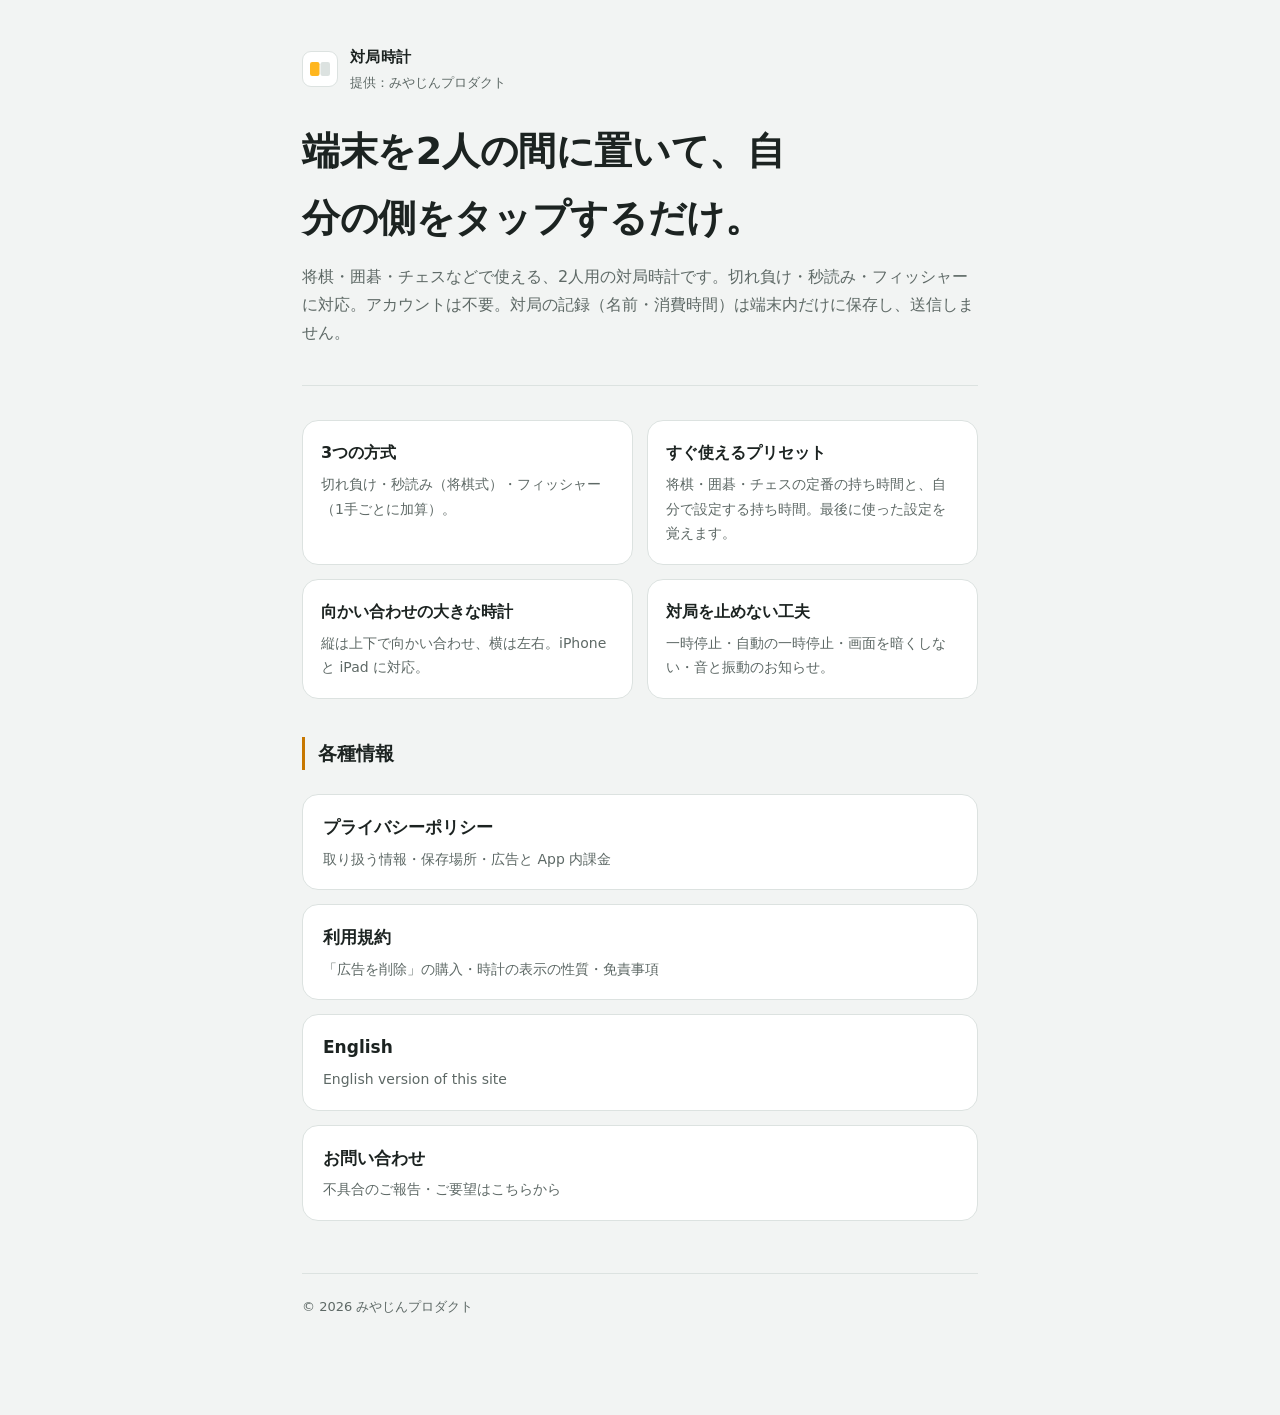
<file: index.html>
<!DOCTYPE html>
<html lang="ja">
<head>
<meta charset="utf-8">
<meta name="viewport" content="width=device-width, initial-scale=1">
<meta name="robots" content="index, follow">
<title>対局時計｜将棋・囲碁・チェスの2人用の対局時計</title>
<link rel="stylesheet" href="style.css">
</head>
<body>
<div class="wrap">
  <header class="site">
    <div class="brand">
      <div class="mark" aria-hidden="true"><svg viewBox="0 0 24 24"><rect class="a" x="2" y="5" width="9.5" height="14" rx="2.2"/><rect class="w" x="12.5" y="5" width="9.5" height="14" rx="2.2"/></svg></div>
      <div>
        <div class="brand-name">対局時計</div>
        <p class="app">提供：みやじんプロダクト</p>
      </div>
    </div>
    <h1>端末を2人の間に置いて、自分の側をタップするだけ。</h1>
    <p class="lead">将棋・囲碁・チェスなどで使える、2人用の対局時計です。切れ負け・秒読み・フィッシャーに対応。アカウントは不要。対局の記録（名前・消費時間）は端末内だけに保存し、送信しません。</p>
  </header>

  <div class="features">
    <div class="feat"><h3>3つの方式</h3><p>切れ負け・秒読み（将棋式）・フィッシャー（1手ごとに加算）。</p></div>
    <div class="feat"><h3>すぐ使えるプリセット</h3><p>将棋・囲碁・チェスの定番の持ち時間と、自分で設定する持ち時間。最後に使った設定を覚えます。</p></div>
    <div class="feat"><h3>向かい合わせの大きな時計</h3><p>縦は上下で向かい合わせ、横は左右。iPhone と iPad に対応。</p></div>
    <div class="feat"><h3>対局を止めない工夫</h3><p>一時停止・自動の一時停止・画面を暗くしない・音と振動のお知らせ。</p></div>
  </div>

  <h2>各種情報</h2>
  <nav class="card-links">
    <a href="privacy.html">
      <div class="t">プライバシーポリシー</div>
      <div class="d">取り扱う情報・保存場所・広告と App 内課金</div>
    </a>
    <a href="terms.html">
      <div class="t">利用規約</div>
      <div class="d">「広告を削除」の購入・時計の表示の性質・免責事項</div>
    </a>
    <a href="en/index.html">
      <div class="t">English</div>
      <div class="d">English version of this site</div>
    </a>
    <a href="https://docs.google.com/forms/d/e/1FAIpQLSerlqKX8OvohAhMS4iuz7njMA0RL0A8FilcvmtY0oL1UKAetw/viewform" target="_blank" rel="noopener">
      <div class="t">お問い合わせ</div>
      <div class="d">不具合のご報告・ご要望はこちらから</div>
    </a>
  </nav>

  <footer class="site">© 2026 みやじんプロダクト</footer>
</div>
</body>
</html>
</file>
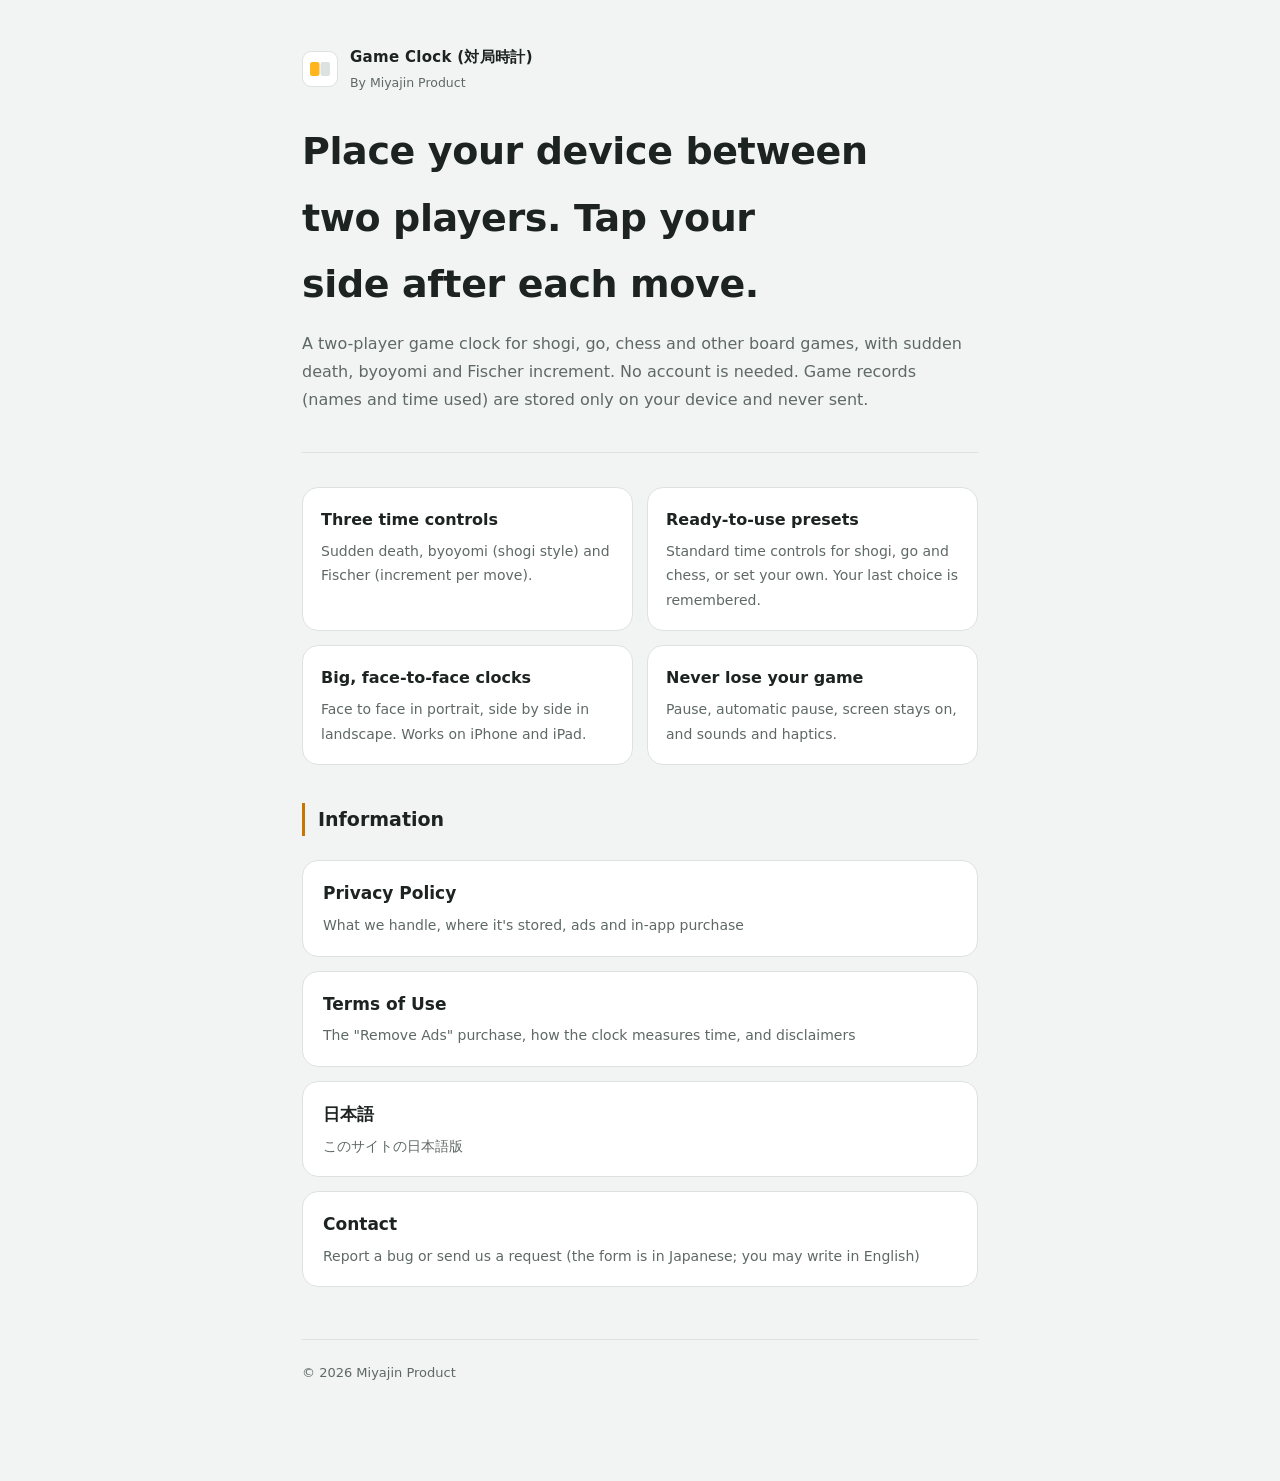
<file: en/index.html>
<!DOCTYPE html>
<html lang="en">
<head>
<meta charset="utf-8">
<meta name="viewport" content="width=device-width, initial-scale=1">
<meta name="robots" content="index, follow">
<title>Game Clock | A two-player clock for shogi, go and chess</title>
<link rel="stylesheet" href="../style.css">
</head>
<body>
<div class="wrap">
  <header class="site">
    <div class="brand">
      <div class="mark" aria-hidden="true"><svg viewBox="0 0 24 24"><rect class="a" x="2" y="5" width="9.5" height="14" rx="2.2"/><rect class="w" x="12.5" y="5" width="9.5" height="14" rx="2.2"/></svg></div>
      <div>
        <div class="brand-name">Game Clock (対局時計)</div>
        <p class="app">By Miyajin Product</p>
      </div>
    </div>
    <h1>Place your device between two players. Tap your side after each move.</h1>
    <p class="lead">A two-player game clock for shogi, go, chess and other board games, with sudden death, byoyomi and Fischer increment. No account is needed. Game records (names and time used) are stored only on your device and never sent.</p>
  </header>

  <div class="features">
    <div class="feat"><h3>Three time controls</h3><p>Sudden death, byoyomi (shogi style) and Fischer (increment per move).</p></div>
    <div class="feat"><h3>Ready-to-use presets</h3><p>Standard time controls for shogi, go and chess, or set your own. Your last choice is remembered.</p></div>
    <div class="feat"><h3>Big, face-to-face clocks</h3><p>Face to face in portrait, side by side in landscape. Works on iPhone and iPad.</p></div>
    <div class="feat"><h3>Never lose your game</h3><p>Pause, automatic pause, screen stays on, and sounds and haptics.</p></div>
  </div>

  <h2>Information</h2>
  <nav class="card-links">
    <a href="privacy.html">
      <div class="t">Privacy Policy</div>
      <div class="d">What we handle, where it's stored, ads and in-app purchase</div>
    </a>
    <a href="terms.html">
      <div class="t">Terms of Use</div>
      <div class="d">The "Remove Ads" purchase, how the clock measures time, and disclaimers</div>
    </a>
    <a href="../index.html">
      <div class="t">日本語</div>
      <div class="d">このサイトの日本語版</div>
    </a>
    <a href="https://docs.google.com/forms/d/e/1FAIpQLSerlqKX8OvohAhMS4iuz7njMA0RL0A8FilcvmtY0oL1UKAetw/viewform" target="_blank" rel="noopener">
      <div class="t">Contact</div>
      <div class="d">Report a bug or send us a request (the form is in Japanese; you may write in English)</div>
    </a>
  </nav>

  <footer class="site">© 2026 Miyajin Product</footer>
</div>
</body>
</html>
</file>
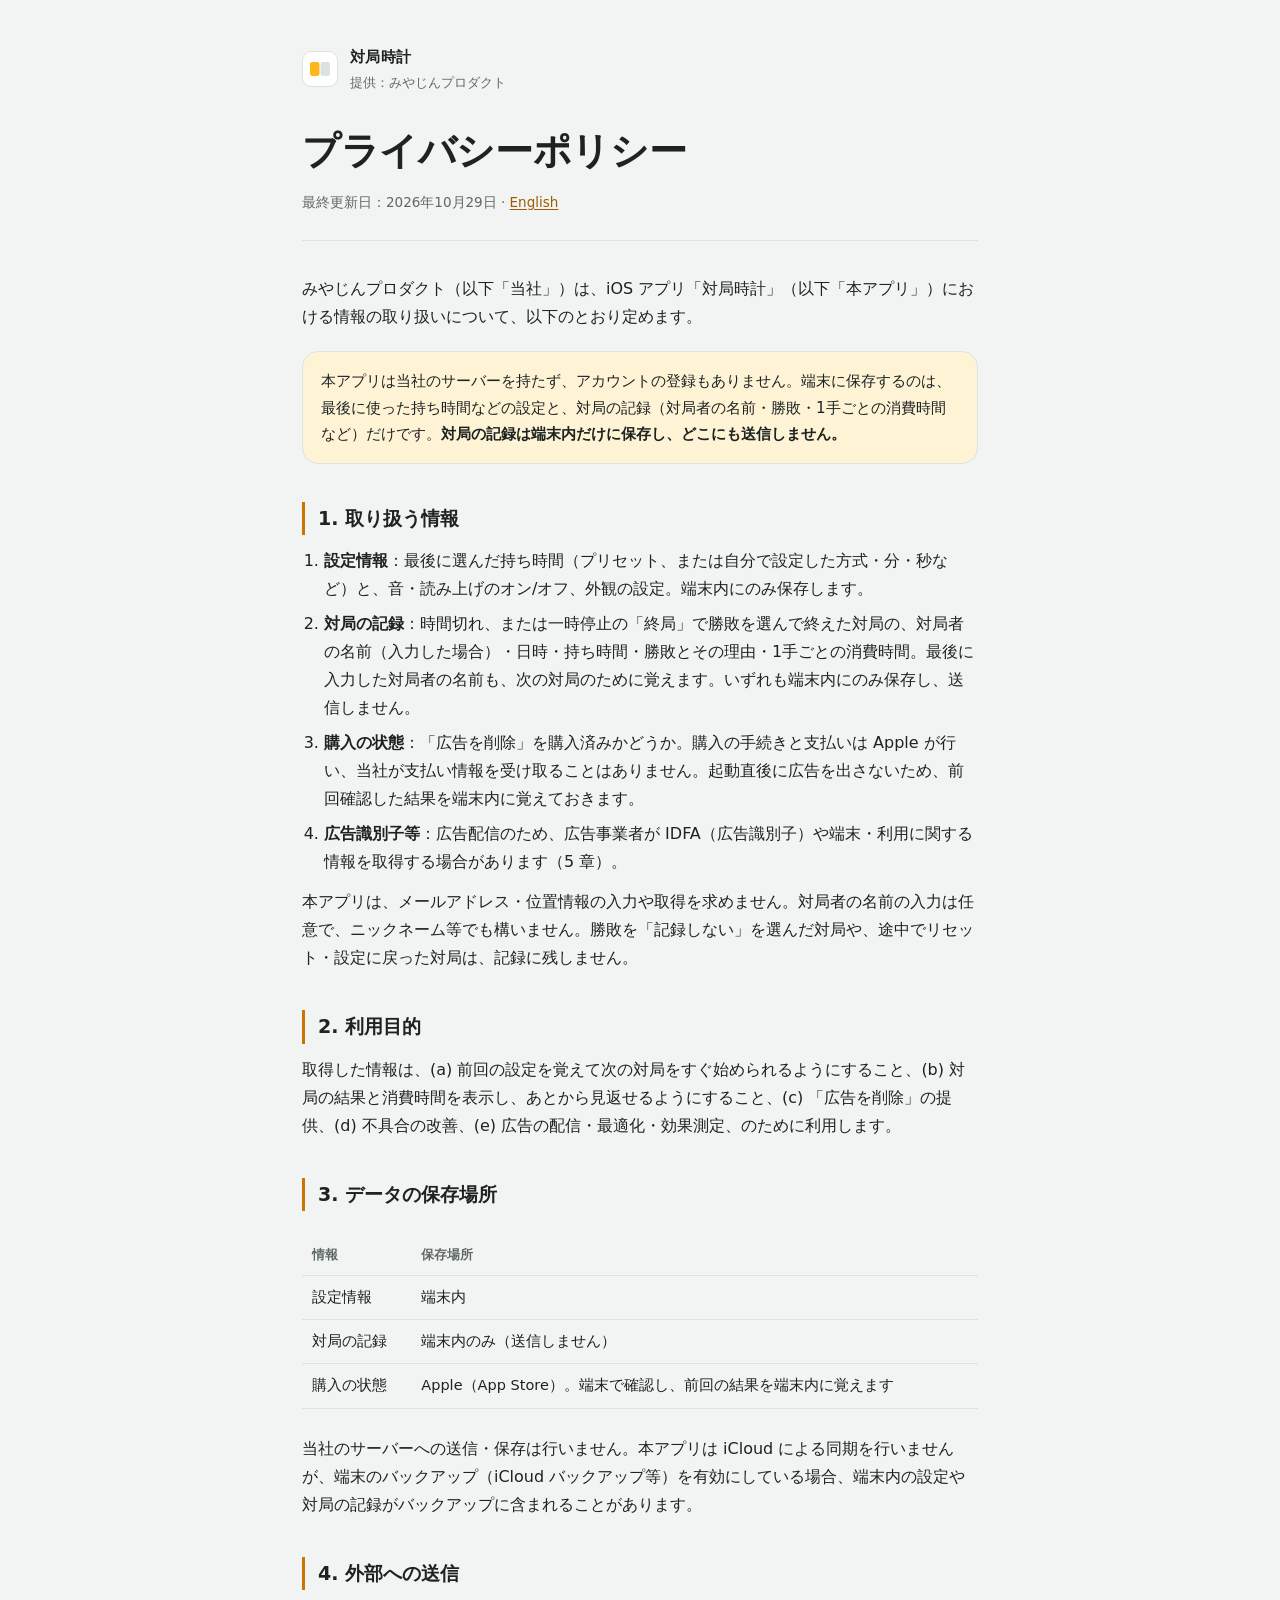
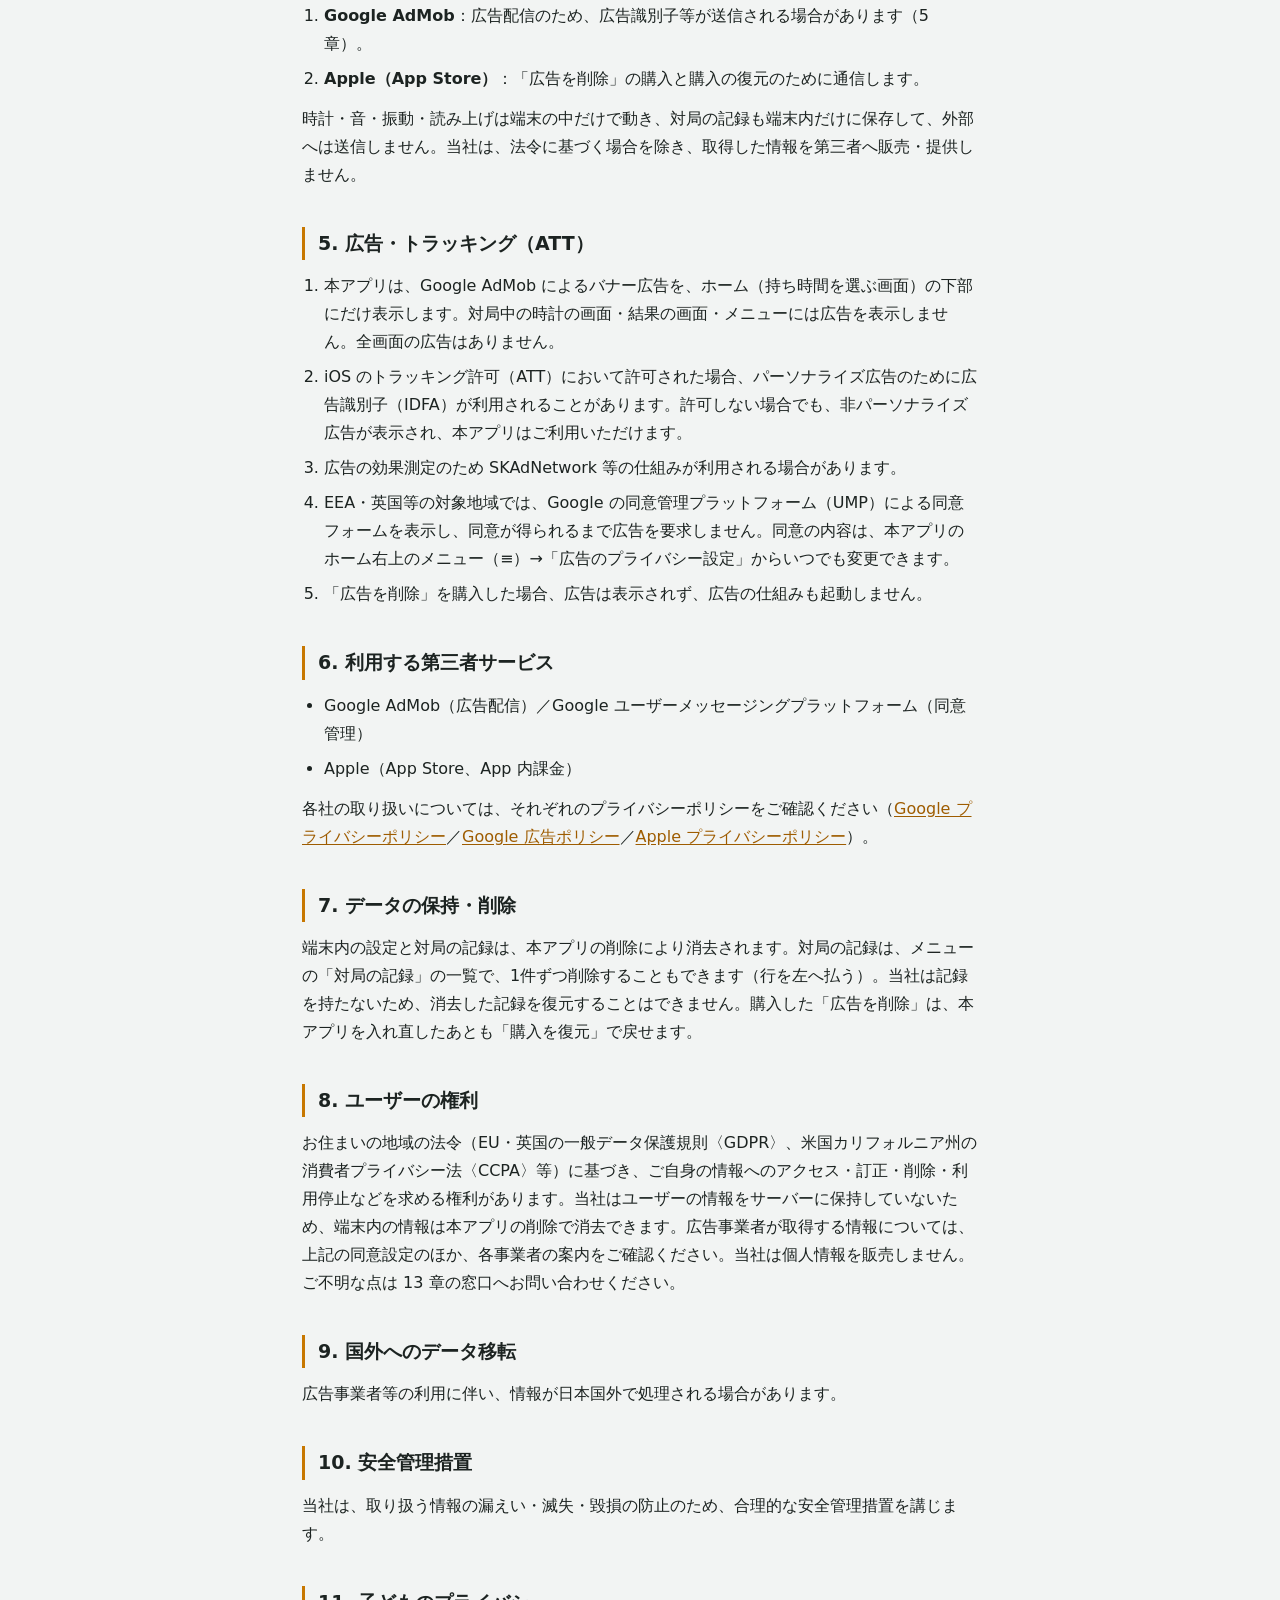
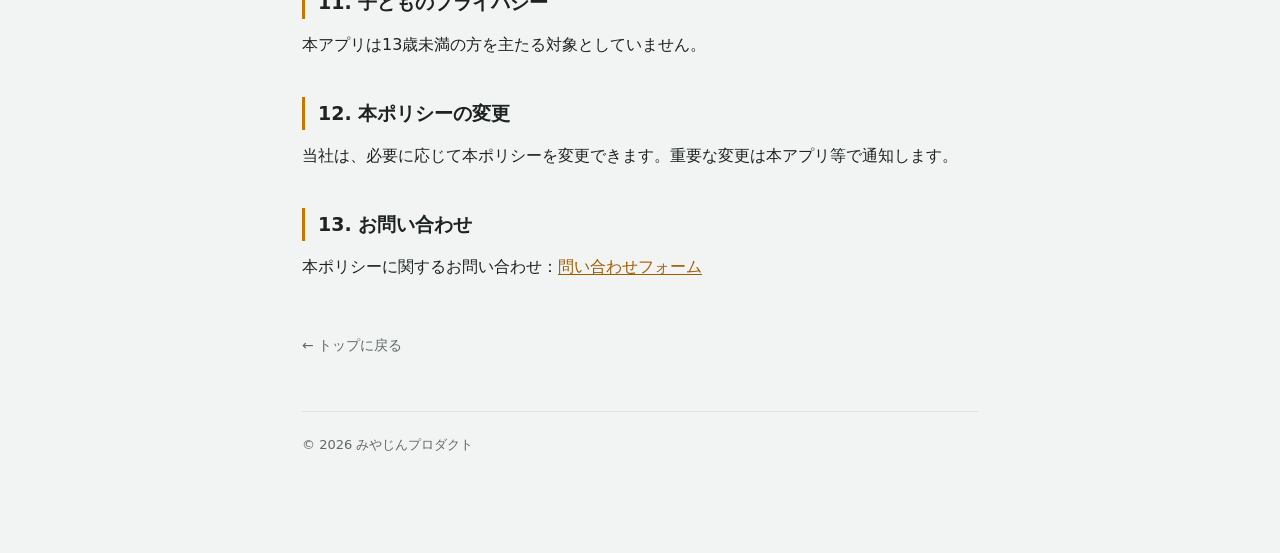
<file: privacy.html>
<!DOCTYPE html>
<html lang="ja">
<head>
<meta charset="utf-8">
<meta name="viewport" content="width=device-width, initial-scale=1">
<title>プライバシーポリシー｜対局時計</title>
<link rel="stylesheet" href="style.css">
</head>
<body>
<div class="wrap">
  <header class="site">
    <div class="brand">
      <div class="mark" aria-hidden="true"><svg viewBox="0 0 24 24"><rect class="a" x="2" y="5" width="9.5" height="14" rx="2.2"/><rect class="w" x="12.5" y="5" width="9.5" height="14" rx="2.2"/></svg></div>
      <div>
        <div class="brand-name">対局時計</div>
        <p class="app">提供：みやじんプロダクト</p>
      </div>
    </div>
    <h1>プライバシーポリシー</h1>
    <p class="updated">最終更新日：2026年10月29日 · <a href="en/privacy.html">English</a></p>
  </header>

  <p>みやじんプロダクト（以下「当社」）は、iOS アプリ「対局時計」（以下「本アプリ」）における情報の取り扱いについて、以下のとおり定めます。</p>

  <div class="note">
    本アプリは当社のサーバーを持たず、アカウントの登録もありません。端末に保存するのは、最後に使った持ち時間などの設定と、対局の記録（対局者の名前・勝敗・1手ごとの消費時間など）だけです。<strong>対局の記録は端末内だけに保存し、どこにも送信しません。</strong>
  </div>

  <h2>1. 取り扱う情報</h2>
  <ol>
    <li><strong>設定情報</strong>：最後に選んだ持ち時間（プリセット、または自分で設定した方式・分・秒など）と、音・読み上げのオン/オフ、外観の設定。端末内にのみ保存します。</li>
    <li><strong>対局の記録</strong>：時間切れ、または一時停止の「終局」で勝敗を選んで終えた対局の、対局者の名前（入力した場合）・日時・持ち時間・勝敗とその理由・1手ごとの消費時間。最後に入力した対局者の名前も、次の対局のために覚えます。いずれも端末内にのみ保存し、送信しません。</li>
    <li><strong>購入の状態</strong>：「広告を削除」を購入済みかどうか。購入の手続きと支払いは Apple が行い、当社が支払い情報を受け取ることはありません。起動直後に広告を出さないため、前回確認した結果を端末内に覚えておきます。</li>
    <li><strong>広告識別子等</strong>：広告配信のため、広告事業者が IDFA（広告識別子）や端末・利用に関する情報を取得する場合があります（5 章）。</li>
  </ol>
  <p>本アプリは、メールアドレス・位置情報の入力や取得を求めません。対局者の名前の入力は任意で、ニックネーム等でも構いません。勝敗を「記録しない」を選んだ対局や、途中でリセット・設定に戻った対局は、記録に残しません。</p>

  <h2>2. 利用目的</h2>
  <p>取得した情報は、(a) 前回の設定を覚えて次の対局をすぐ始められるようにすること、(b) 対局の結果と消費時間を表示し、あとから見返せるようにすること、(c) 「広告を削除」の提供、(d) 不具合の改善、(e) 広告の配信・最適化・効果測定、のために利用します。</p>

  <h2>3. データの保存場所</h2>
  <div class="scroll">
  <table>
    <thead><tr><th>情報</th><th>保存場所</th></tr></thead>
    <tbody>
      <tr><td>設定情報</td><td>端末内</td></tr>
      <tr><td>対局の記録</td><td>端末内のみ（送信しません）</td></tr>
      <tr><td>購入の状態</td><td>Apple（App Store）。端末で確認し、前回の結果を端末内に覚えます</td></tr>
    </tbody>
  </table>
  </div>
  <p>当社のサーバーへの送信・保存は行いません。本アプリは iCloud による同期を行いませんが、端末のバックアップ（iCloud バックアップ等）を有効にしている場合、端末内の設定や対局の記録がバックアップに含まれることがあります。</p>

  <h2>4. 外部への送信</h2>
  <ol>
    <li><strong>Google AdMob</strong>：広告配信のため、広告識別子等が送信される場合があります（5 章）。</li>
    <li><strong>Apple（App Store）</strong>：「広告を削除」の購入と購入の復元のために通信します。</li>
  </ol>
  <p>時計・音・振動・読み上げは端末の中だけで動き、対局の記録も端末内だけに保存して、外部へは送信しません。当社は、法令に基づく場合を除き、取得した情報を第三者へ販売・提供しません。</p>

  <h2>5. 広告・トラッキング（ATT）</h2>
  <ol>
    <li>本アプリは、Google AdMob によるバナー広告を、ホーム（持ち時間を選ぶ画面）の下部にだけ表示します。対局中の時計の画面・結果の画面・メニューには広告を表示しません。全画面の広告はありません。</li>
    <li>iOS のトラッキング許可（ATT）において許可された場合、パーソナライズ広告のために広告識別子（IDFA）が利用されることがあります。許可しない場合でも、非パーソナライズ広告が表示され、本アプリはご利用いただけます。</li>
    <li>広告の効果測定のため SKAdNetwork 等の仕組みが利用される場合があります。</li>
    <li>EEA・英国等の対象地域では、Google の同意管理プラットフォーム（UMP）による同意フォームを表示し、同意が得られるまで広告を要求しません。同意の内容は、本アプリのホーム右上のメニュー（≡）→「広告のプライバシー設定」からいつでも変更できます。</li>
    <li>「広告を削除」を購入した場合、広告は表示されず、広告の仕組みも起動しません。</li>
  </ol>

  <h2>6. 利用する第三者サービス</h2>
  <ul>
    <li>Google AdMob（広告配信）／Google ユーザーメッセージングプラットフォーム（同意管理）</li>
    <li>Apple（App Store、App 内課金）</li>
  </ul>
  <p>各社の取り扱いについては、それぞれのプライバシーポリシーをご確認ください（<a href="https://policies.google.com/privacy" target="_blank" rel="noopener">Google プライバシーポリシー</a>／<a href="https://policies.google.com/technologies/ads" target="_blank" rel="noopener">Google 広告ポリシー</a>／<a href="https://www.apple.com/jp/legal/privacy/" target="_blank" rel="noopener">Apple プライバシーポリシー</a>）。</p>

  <h2>7. データの保持・削除</h2>
  <p>端末内の設定と対局の記録は、本アプリの削除により消去されます。対局の記録は、メニューの「対局の記録」の一覧で、1件ずつ削除することもできます（行を左へ払う）。当社は記録を持たないため、消去した記録を復元することはできません。購入した「広告を削除」は、本アプリを入れ直したあとも「購入を復元」で戻せます。</p>

  <h2>8. ユーザーの権利</h2>
  <p>お住まいの地域の法令（EU・英国の一般データ保護規則〈GDPR〉、米国カリフォルニア州の消費者プライバシー法〈CCPA〉等）に基づき、ご自身の情報へのアクセス・訂正・削除・利用停止などを求める権利があります。当社はユーザーの情報をサーバーに保持していないため、端末内の情報は本アプリの削除で消去できます。広告事業者が取得する情報については、上記の同意設定のほか、各事業者の案内をご確認ください。当社は個人情報を販売しません。ご不明な点は 13 章の窓口へお問い合わせください。</p>

  <h2>9. 国外へのデータ移転</h2>
  <p>広告事業者等の利用に伴い、情報が日本国外で処理される場合があります。</p>

  <h2>10. 安全管理措置</h2>
  <p>当社は、取り扱う情報の漏えい・滅失・毀損の防止のため、合理的な安全管理措置を講じます。</p>

  <h2>11. 子どものプライバシー</h2>
  <p>本アプリは13歳未満の方を主たる対象としていません。</p>

  <h2>12. 本ポリシーの変更</h2>
  <p>当社は、必要に応じて本ポリシーを変更できます。重要な変更は本アプリ等で通知します。</p>

  <h2>13. お問い合わせ</h2>
  <p>本ポリシーに関するお問い合わせ：<a href="https://docs.google.com/forms/d/e/1FAIpQLSerlqKX8OvohAhMS4iuz7njMA0RL0A8FilcvmtY0oL1UKAetw/viewform" target="_blank" rel="noopener">問い合わせフォーム</a></p>

  <a class="back" href="index.html">← トップに戻る</a>

  <footer class="site">© 2026 みやじんプロダクト</footer>
</div>
</body>
</html>
</file>
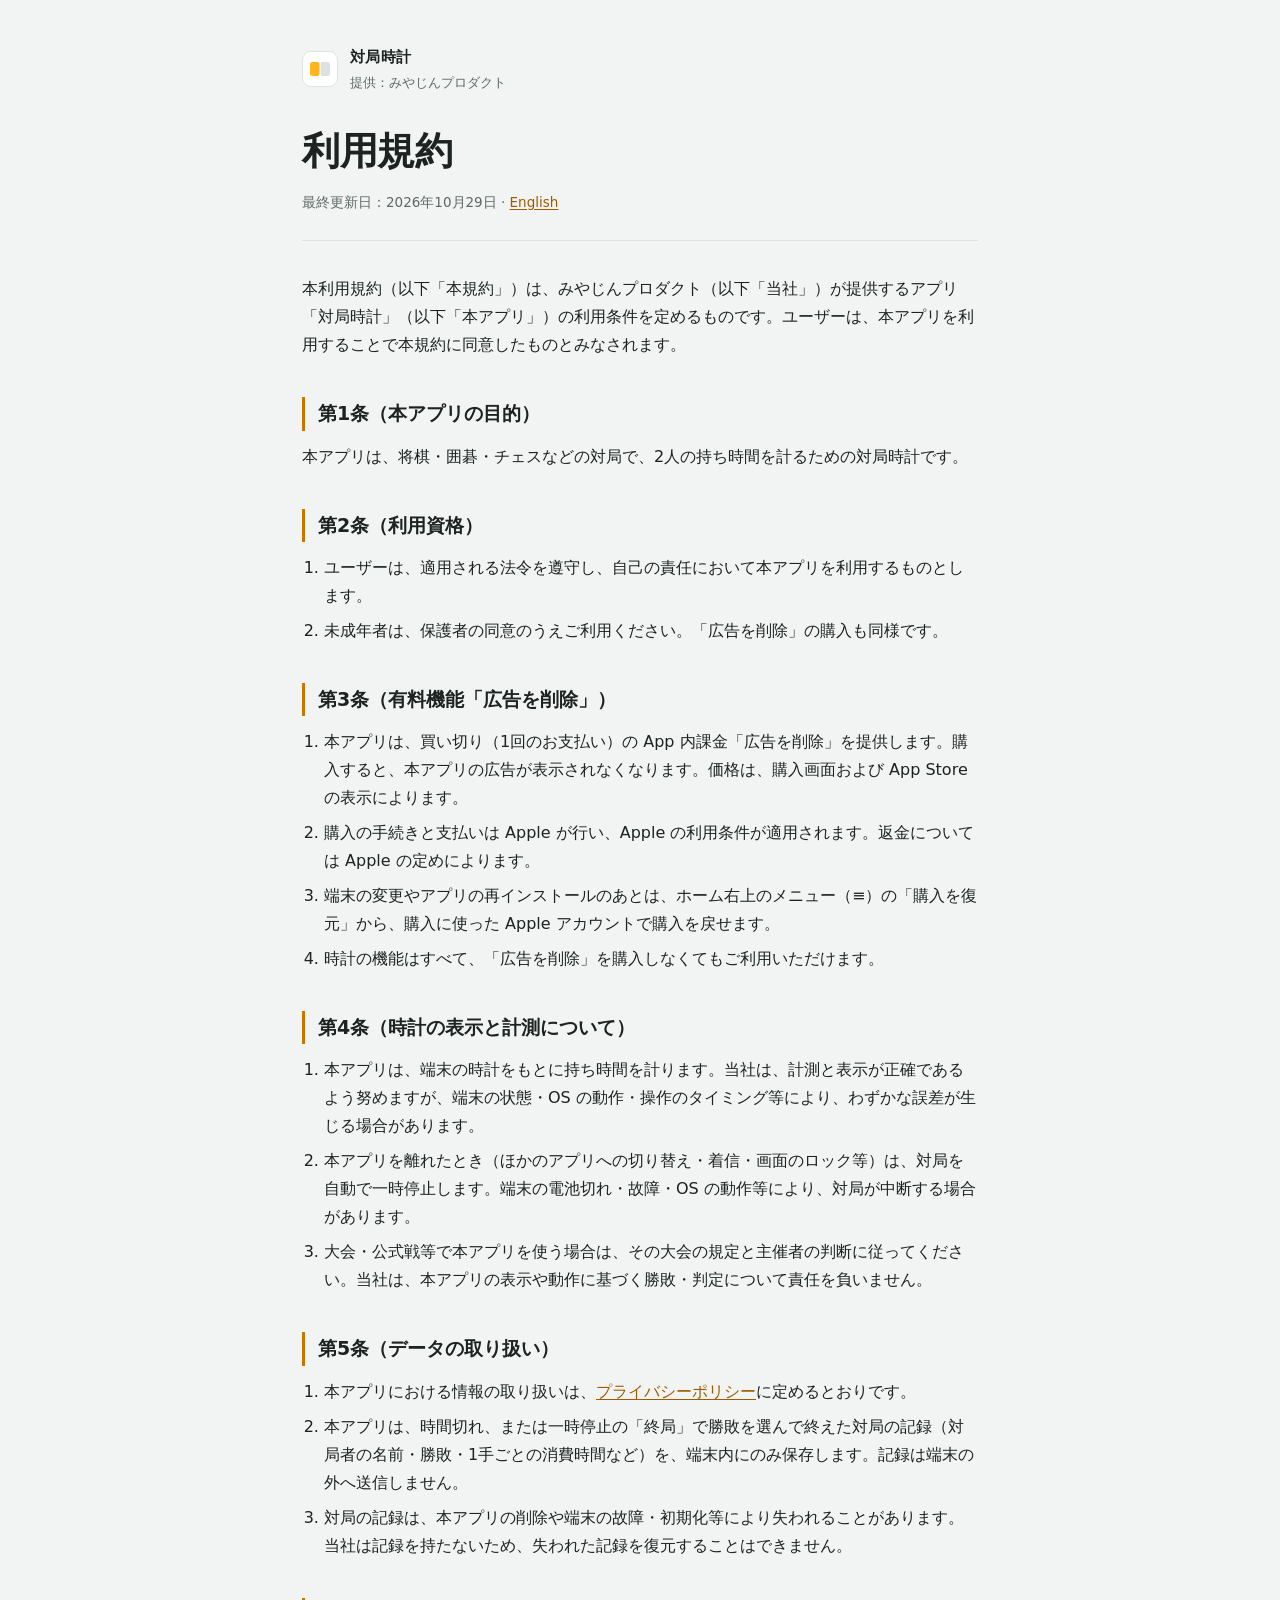
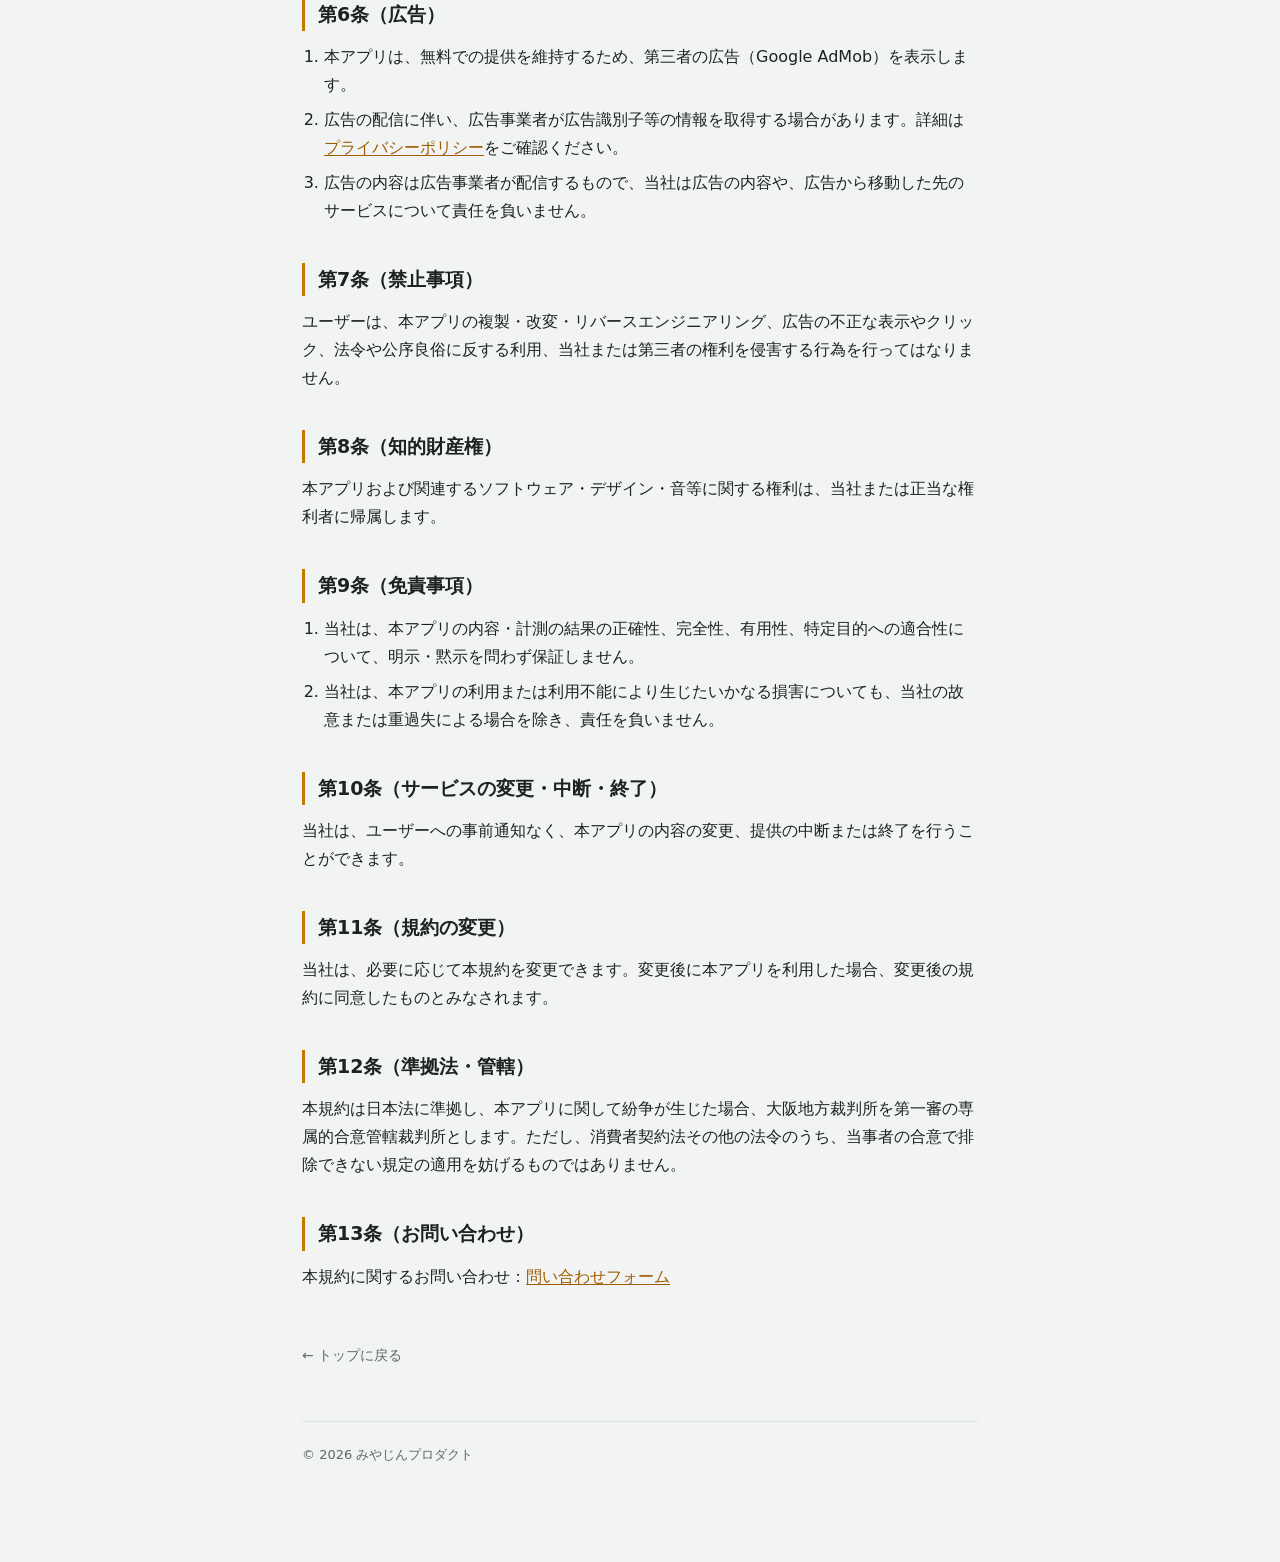
<file: terms.html>
<!DOCTYPE html>
<html lang="ja">
<head>
<meta charset="utf-8">
<meta name="viewport" content="width=device-width, initial-scale=1">
<title>利用規約｜対局時計</title>
<link rel="stylesheet" href="style.css">
</head>
<body>
<div class="wrap">
  <header class="site">
    <div class="brand">
      <div class="mark" aria-hidden="true"><svg viewBox="0 0 24 24"><rect class="a" x="2" y="5" width="9.5" height="14" rx="2.2"/><rect class="w" x="12.5" y="5" width="9.5" height="14" rx="2.2"/></svg></div>
      <div>
        <div class="brand-name">対局時計</div>
        <p class="app">提供：みやじんプロダクト</p>
      </div>
    </div>
    <h1>利用規約</h1>
    <p class="updated">最終更新日：2026年10月29日 · <a href="en/terms.html">English</a></p>
  </header>

  <p>本利用規約（以下「本規約」）は、みやじんプロダクト（以下「当社」）が提供するアプリ「対局時計」（以下「本アプリ」）の利用条件を定めるものです。ユーザーは、本アプリを利用することで本規約に同意したものとみなされます。</p>

  <h2>第1条（本アプリの目的）</h2>
  <p>本アプリは、将棋・囲碁・チェスなどの対局で、2人の持ち時間を計るための対局時計です。</p>

  <h2>第2条（利用資格）</h2>
  <ol>
    <li>ユーザーは、適用される法令を遵守し、自己の責任において本アプリを利用するものとします。</li>
    <li>未成年者は、保護者の同意のうえご利用ください。「広告を削除」の購入も同様です。</li>
  </ol>

  <h2>第3条（有料機能「広告を削除」）</h2>
  <ol>
    <li>本アプリは、買い切り（1回のお支払い）の App 内課金「広告を削除」を提供します。購入すると、本アプリの広告が表示されなくなります。価格は、購入画面および App Store の表示によります。</li>
    <li>購入の手続きと支払いは Apple が行い、Apple の利用条件が適用されます。返金については Apple の定めによります。</li>
    <li>端末の変更やアプリの再インストールのあとは、ホーム右上のメニュー（≡）の「購入を復元」から、購入に使った Apple アカウントで購入を戻せます。</li>
    <li>時計の機能はすべて、「広告を削除」を購入しなくてもご利用いただけます。</li>
  </ol>

  <h2>第4条（時計の表示と計測について）</h2>
  <ol>
    <li>本アプリは、端末の時計をもとに持ち時間を計ります。当社は、計測と表示が正確であるよう努めますが、端末の状態・OS の動作・操作のタイミング等により、わずかな誤差が生じる場合があります。</li>
    <li>本アプリを離れたとき（ほかのアプリへの切り替え・着信・画面のロック等）は、対局を自動で一時停止します。端末の電池切れ・故障・OS の動作等により、対局が中断する場合があります。</li>
    <li>大会・公式戦等で本アプリを使う場合は、その大会の規定と主催者の判断に従ってください。当社は、本アプリの表示や動作に基づく勝敗・判定について責任を負いません。</li>
  </ol>

  <h2>第5条（データの取り扱い）</h2>
  <ol>
    <li>本アプリにおける情報の取り扱いは、<a href="privacy.html">プライバシーポリシー</a>に定めるとおりです。</li>
    <li>本アプリは、時間切れ、または一時停止の「終局」で勝敗を選んで終えた対局の記録（対局者の名前・勝敗・1手ごとの消費時間など）を、端末内にのみ保存します。記録は端末の外へ送信しません。</li>
    <li>対局の記録は、本アプリの削除や端末の故障・初期化等により失われることがあります。当社は記録を持たないため、失われた記録を復元することはできません。</li>
  </ol>

  <h2>第6条（広告）</h2>
  <ol>
    <li>本アプリは、無料での提供を維持するため、第三者の広告（Google AdMob）を表示します。</li>
    <li>広告の配信に伴い、広告事業者が広告識別子等の情報を取得する場合があります。詳細は<a href="privacy.html">プライバシーポリシー</a>をご確認ください。</li>
    <li>広告の内容は広告事業者が配信するもので、当社は広告の内容や、広告から移動した先のサービスについて責任を負いません。</li>
  </ol>

  <h2>第7条（禁止事項）</h2>
  <p>ユーザーは、本アプリの複製・改変・リバースエンジニアリング、広告の不正な表示やクリック、法令や公序良俗に反する利用、当社または第三者の権利を侵害する行為を行ってはなりません。</p>

  <h2>第8条（知的財産権）</h2>
  <p>本アプリおよび関連するソフトウェア・デザイン・音等に関する権利は、当社または正当な権利者に帰属します。</p>

  <h2>第9条（免責事項）</h2>
  <ol>
    <li>当社は、本アプリの内容・計測の結果の正確性、完全性、有用性、特定目的への適合性について、明示・黙示を問わず保証しません。</li>
    <li>当社は、本アプリの利用または利用不能により生じたいかなる損害についても、当社の故意または重過失による場合を除き、責任を負いません。</li>
  </ol>

  <h2>第10条（サービスの変更・中断・終了）</h2>
  <p>当社は、ユーザーへの事前通知なく、本アプリの内容の変更、提供の中断または終了を行うことができます。</p>

  <h2>第11条（規約の変更）</h2>
  <p>当社は、必要に応じて本規約を変更できます。変更後に本アプリを利用した場合、変更後の規約に同意したものとみなされます。</p>

  <h2>第12条（準拠法・管轄）</h2>
  <p>本規約は日本法に準拠し、本アプリに関して紛争が生じた場合、大阪地方裁判所を第一審の専属的合意管轄裁判所とします。ただし、消費者契約法その他の法令のうち、当事者の合意で排除できない規定の適用を妨げるものではありません。</p>

  <h2>第13条（お問い合わせ）</h2>
  <p>本規約に関するお問い合わせ：<a href="https://docs.google.com/forms/d/e/1FAIpQLSerlqKX8OvohAhMS4iuz7njMA0RL0A8FilcvmtY0oL1UKAetw/viewform" target="_blank" rel="noopener">問い合わせフォーム</a></p>

  <a class="back" href="index.html">← トップに戻る</a>

  <footer class="site">© 2026 みやじんプロダクト</footer>
</div>
</body>
</html>
</file>
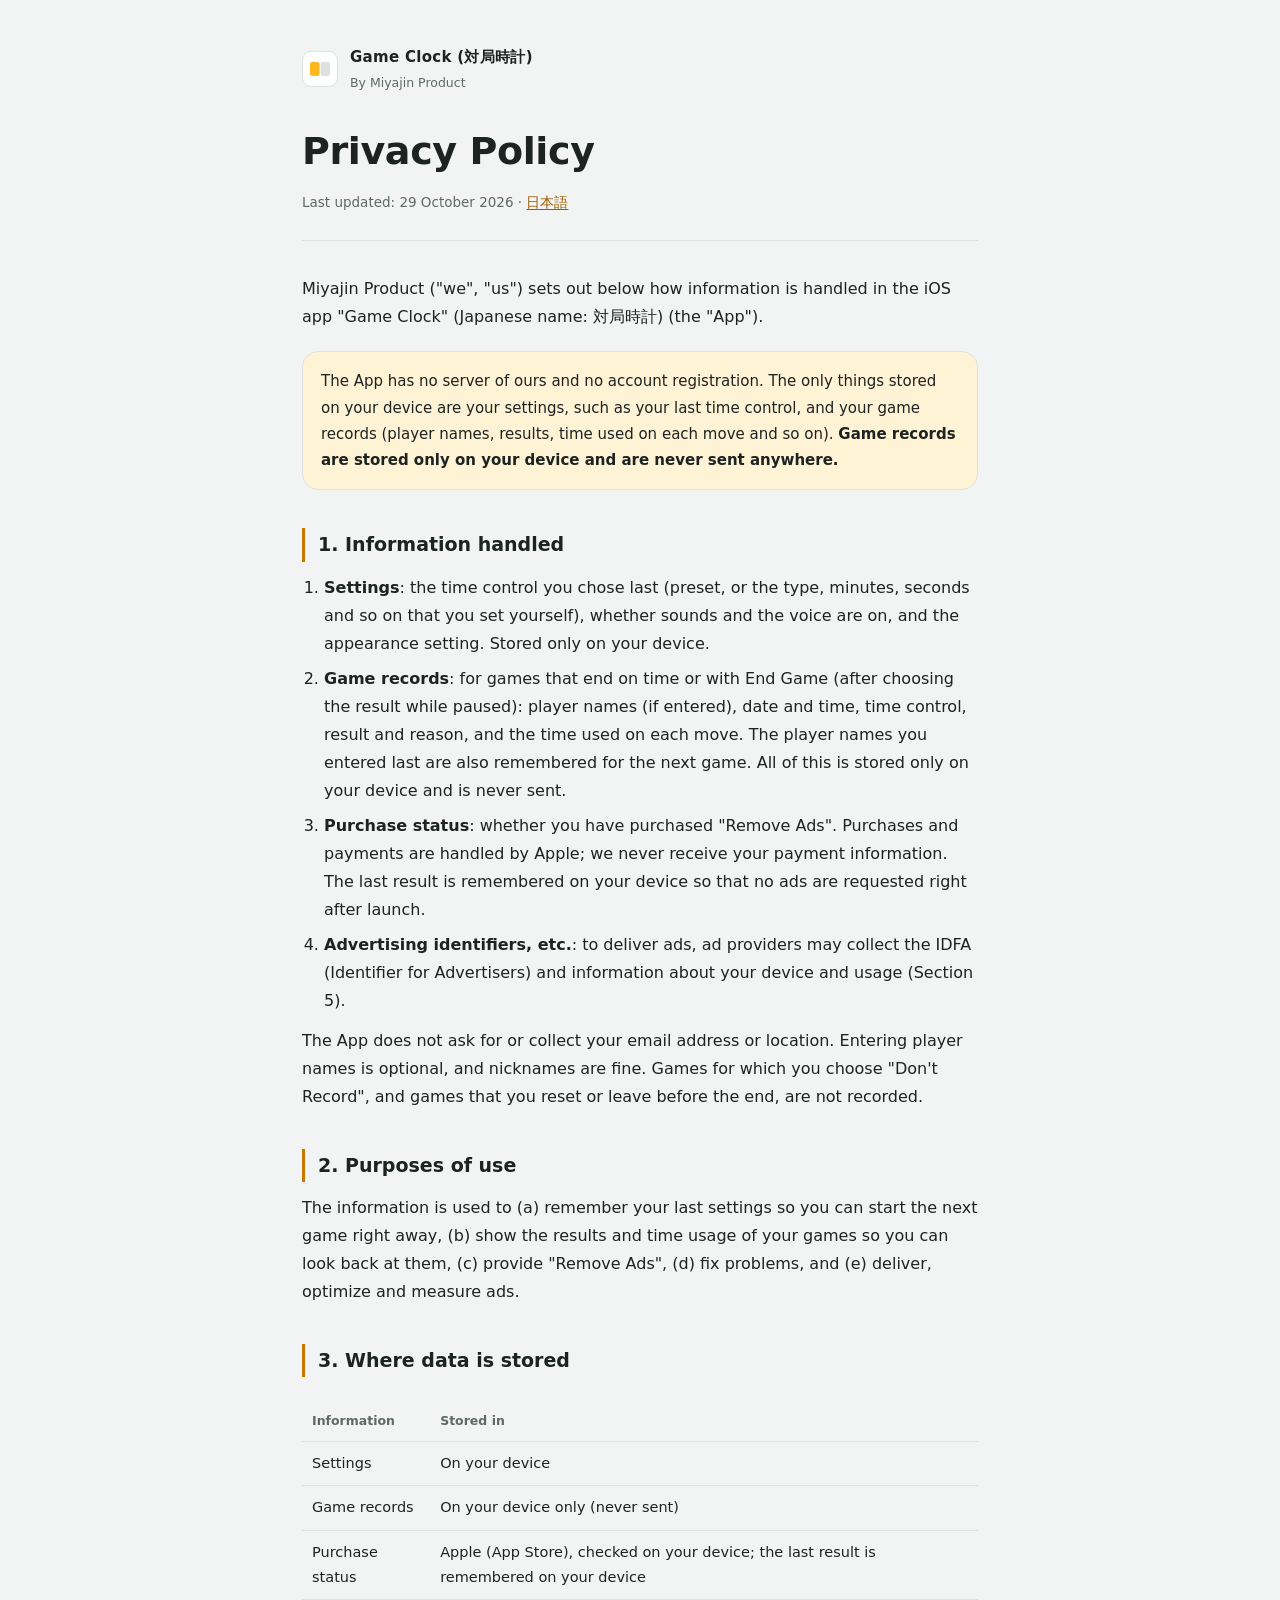
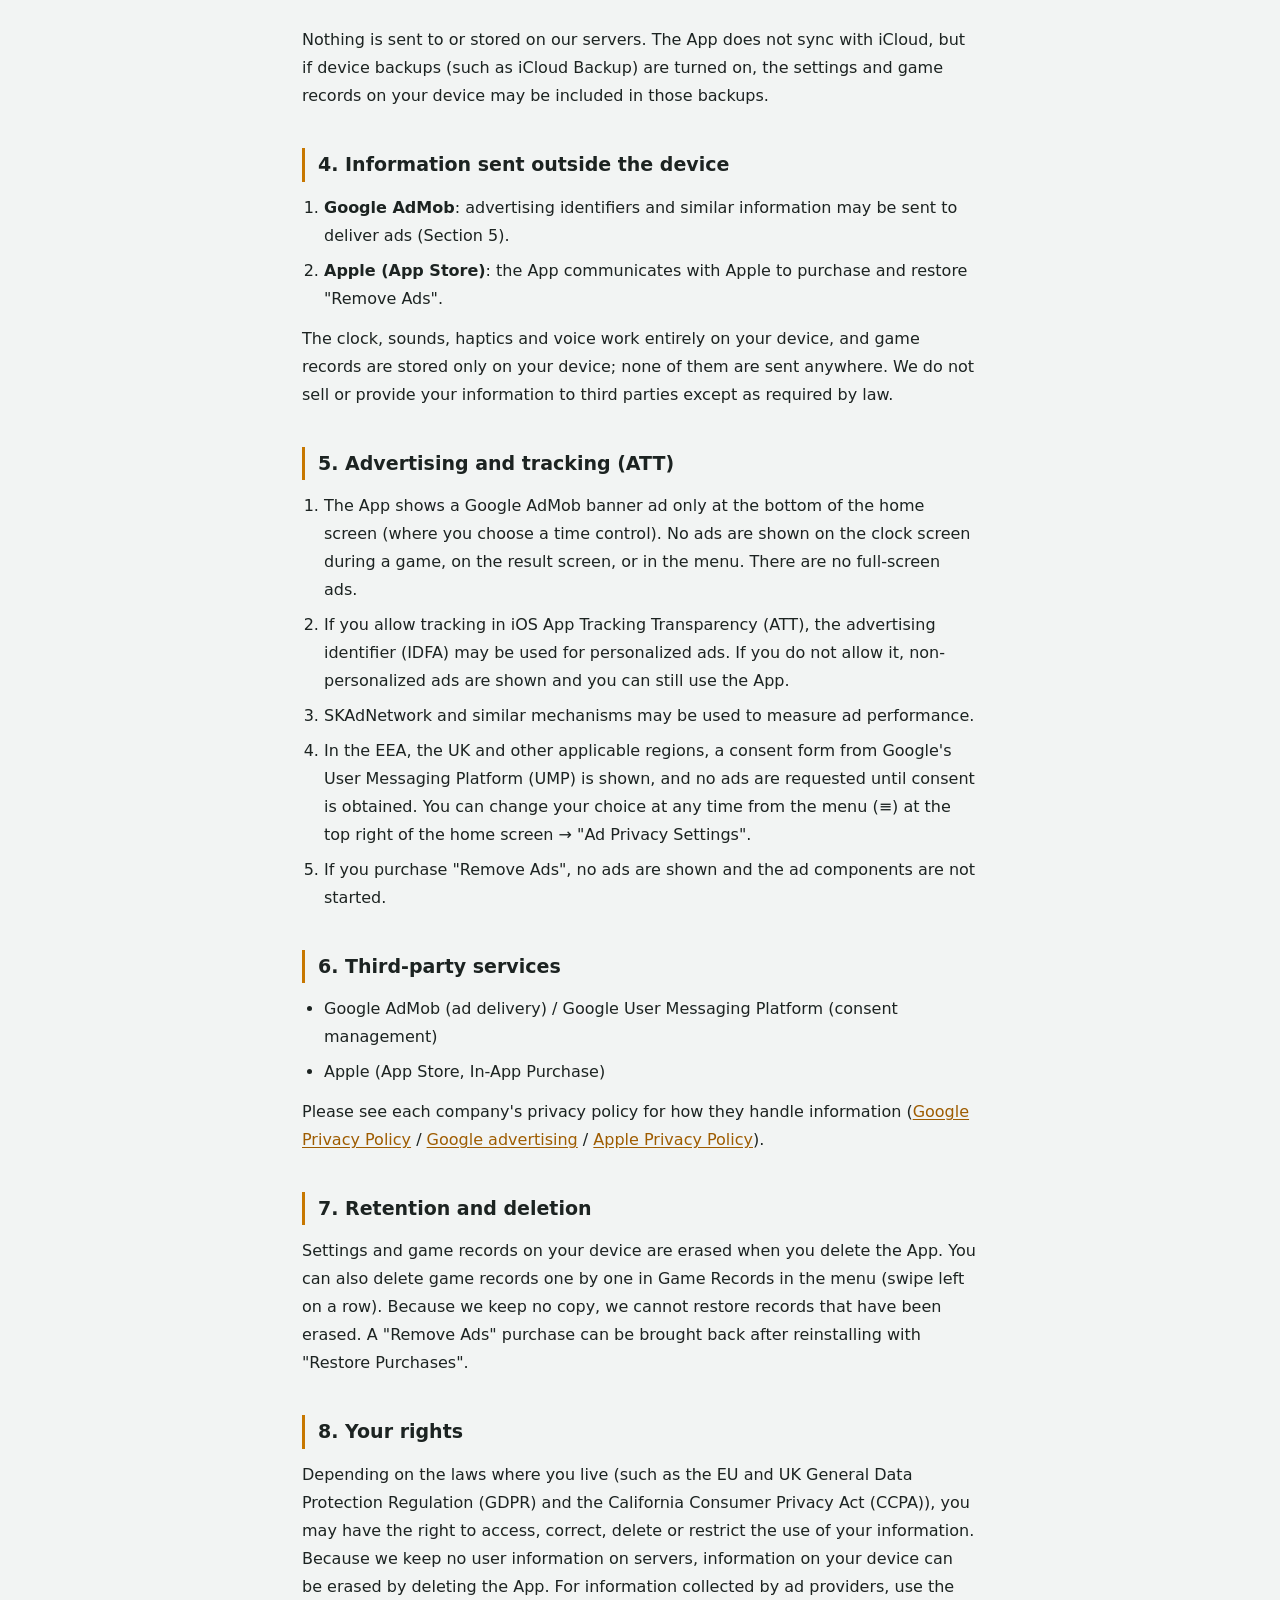
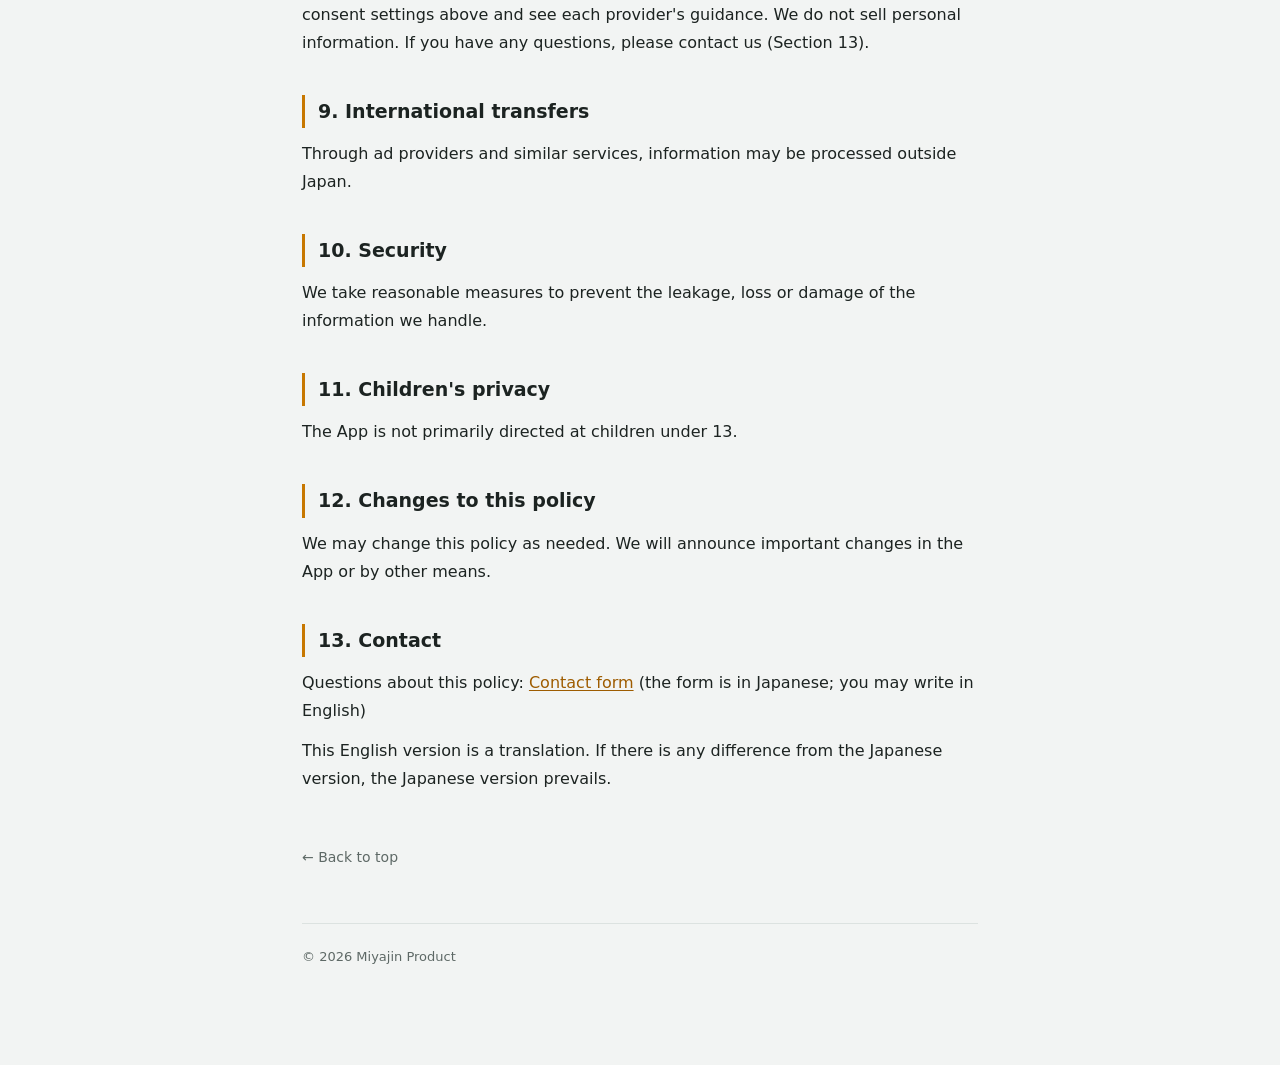
<file: en/privacy.html>
<!DOCTYPE html>
<html lang="en">
<head>
<meta charset="utf-8">
<meta name="viewport" content="width=device-width, initial-scale=1">
<title>Privacy Policy | Game Clock</title>
<link rel="stylesheet" href="../style.css">
</head>
<body>
<div class="wrap">
  <header class="site">
    <div class="brand">
      <div class="mark" aria-hidden="true"><svg viewBox="0 0 24 24"><rect class="a" x="2" y="5" width="9.5" height="14" rx="2.2"/><rect class="w" x="12.5" y="5" width="9.5" height="14" rx="2.2"/></svg></div>
      <div>
        <div class="brand-name">Game Clock (対局時計)</div>
        <p class="app">By Miyajin Product</p>
      </div>
    </div>
    <h1>Privacy Policy</h1>
    <p class="updated">Last updated: 29 October 2026 · <a href="../privacy.html">日本語</a></p>
  </header>

  <p>Miyajin Product ("we", "us") sets out below how information is handled in the iOS app "Game Clock" (Japanese name: 対局時計) (the "App").</p>

  <div class="note">
    The App has no server of ours and no account registration. The only things stored on your device are your settings, such as your last time control, and your game records (player names, results, time used on each move and so on). <strong>Game records are stored only on your device and are never sent anywhere.</strong>
  </div>

  <h2>1. Information handled</h2>
  <ol>
    <li><strong>Settings</strong>: the time control you chose last (preset, or the type, minutes, seconds and so on that you set yourself), whether sounds and the voice are on, and the appearance setting. Stored only on your device.</li>
    <li><strong>Game records</strong>: for games that end on time or with End Game (after choosing the result while paused): player names (if entered), date and time, time control, result and reason, and the time used on each move. The player names you entered last are also remembered for the next game. All of this is stored only on your device and is never sent.</li>
    <li><strong>Purchase status</strong>: whether you have purchased "Remove Ads". Purchases and payments are handled by Apple; we never receive your payment information. The last result is remembered on your device so that no ads are requested right after launch.</li>
    <li><strong>Advertising identifiers, etc.</strong>: to deliver ads, ad providers may collect the IDFA (Identifier for Advertisers) and information about your device and usage (Section 5).</li>
  </ol>
  <p>The App does not ask for or collect your email address or location. Entering player names is optional, and nicknames are fine. Games for which you choose "Don't Record", and games that you reset or leave before the end, are not recorded.</p>

  <h2>2. Purposes of use</h2>
  <p>The information is used to (a) remember your last settings so you can start the next game right away, (b) show the results and time usage of your games so you can look back at them, (c) provide "Remove Ads", (d) fix problems, and (e) deliver, optimize and measure ads.</p>

  <h2>3. Where data is stored</h2>
  <div class="scroll">
  <table>
    <thead><tr><th>Information</th><th>Stored in</th></tr></thead>
    <tbody>
      <tr><td>Settings</td><td>On your device</td></tr>
      <tr><td>Game records</td><td>On your device only (never sent)</td></tr>
      <tr><td>Purchase status</td><td>Apple (App Store), checked on your device; the last result is remembered on your device</td></tr>
    </tbody>
  </table>
  </div>
  <p>Nothing is sent to or stored on our servers. The App does not sync with iCloud, but if device backups (such as iCloud Backup) are turned on, the settings and game records on your device may be included in those backups.</p>

  <h2>4. Information sent outside the device</h2>
  <ol>
    <li><strong>Google AdMob</strong>: advertising identifiers and similar information may be sent to deliver ads (Section 5).</li>
    <li><strong>Apple (App Store)</strong>: the App communicates with Apple to purchase and restore "Remove Ads".</li>
  </ol>
  <p>The clock, sounds, haptics and voice work entirely on your device, and game records are stored only on your device; none of them are sent anywhere. We do not sell or provide your information to third parties except as required by law.</p>

  <h2>5. Advertising and tracking (ATT)</h2>
  <ol>
    <li>The App shows a Google AdMob banner ad only at the bottom of the home screen (where you choose a time control). No ads are shown on the clock screen during a game, on the result screen, or in the menu. There are no full-screen ads.</li>
    <li>If you allow tracking in iOS App Tracking Transparency (ATT), the advertising identifier (IDFA) may be used for personalized ads. If you do not allow it, non-personalized ads are shown and you can still use the App.</li>
    <li>SKAdNetwork and similar mechanisms may be used to measure ad performance.</li>
    <li>In the EEA, the UK and other applicable regions, a consent form from Google's User Messaging Platform (UMP) is shown, and no ads are requested until consent is obtained. You can change your choice at any time from the menu (≡) at the top right of the home screen → "Ad Privacy Settings".</li>
    <li>If you purchase "Remove Ads", no ads are shown and the ad components are not started.</li>
  </ol>

  <h2>6. Third-party services</h2>
  <ul>
    <li>Google AdMob (ad delivery) / Google User Messaging Platform (consent management)</li>
    <li>Apple (App Store, In-App Purchase)</li>
  </ul>
  <p>Please see each company's privacy policy for how they handle information (<a href="https://policies.google.com/privacy" target="_blank" rel="noopener">Google Privacy Policy</a> / <a href="https://policies.google.com/technologies/ads" target="_blank" rel="noopener">Google advertising</a> / <a href="https://www.apple.com/legal/privacy/" target="_blank" rel="noopener">Apple Privacy Policy</a>).</p>

  <h2>7. Retention and deletion</h2>
  <p>Settings and game records on your device are erased when you delete the App. You can also delete game records one by one in Game Records in the menu (swipe left on a row). Because we keep no copy, we cannot restore records that have been erased. A "Remove Ads" purchase can be brought back after reinstalling with "Restore Purchases".</p>

  <h2>8. Your rights</h2>
  <p>Depending on the laws where you live (such as the EU and UK General Data Protection Regulation (GDPR) and the California Consumer Privacy Act (CCPA)), you may have the right to access, correct, delete or restrict the use of your information. Because we keep no user information on servers, information on your device can be erased by deleting the App. For information collected by ad providers, use the consent settings above and see each provider's guidance. We do not sell personal information. If you have any questions, please contact us (Section 13).</p>

  <h2>9. International transfers</h2>
  <p>Through ad providers and similar services, information may be processed outside Japan.</p>

  <h2>10. Security</h2>
  <p>We take reasonable measures to prevent the leakage, loss or damage of the information we handle.</p>

  <h2>11. Children's privacy</h2>
  <p>The App is not primarily directed at children under 13.</p>

  <h2>12. Changes to this policy</h2>
  <p>We may change this policy as needed. We will announce important changes in the App or by other means.</p>

  <h2>13. Contact</h2>
  <p>Questions about this policy: <a href="https://docs.google.com/forms/d/e/1FAIpQLSerlqKX8OvohAhMS4iuz7njMA0RL0A8FilcvmtY0oL1UKAetw/viewform" target="_blank" rel="noopener">Contact form</a> (the form is in Japanese; you may write in English)</p>

  <p>This English version is a translation. If there is any difference from the Japanese version, the Japanese version prevails.</p>

  <a class="back" href="index.html">← Back to top</a>

  <footer class="site">© 2026 Miyajin Product</footer>
</div>
</body>
</html>
</file>
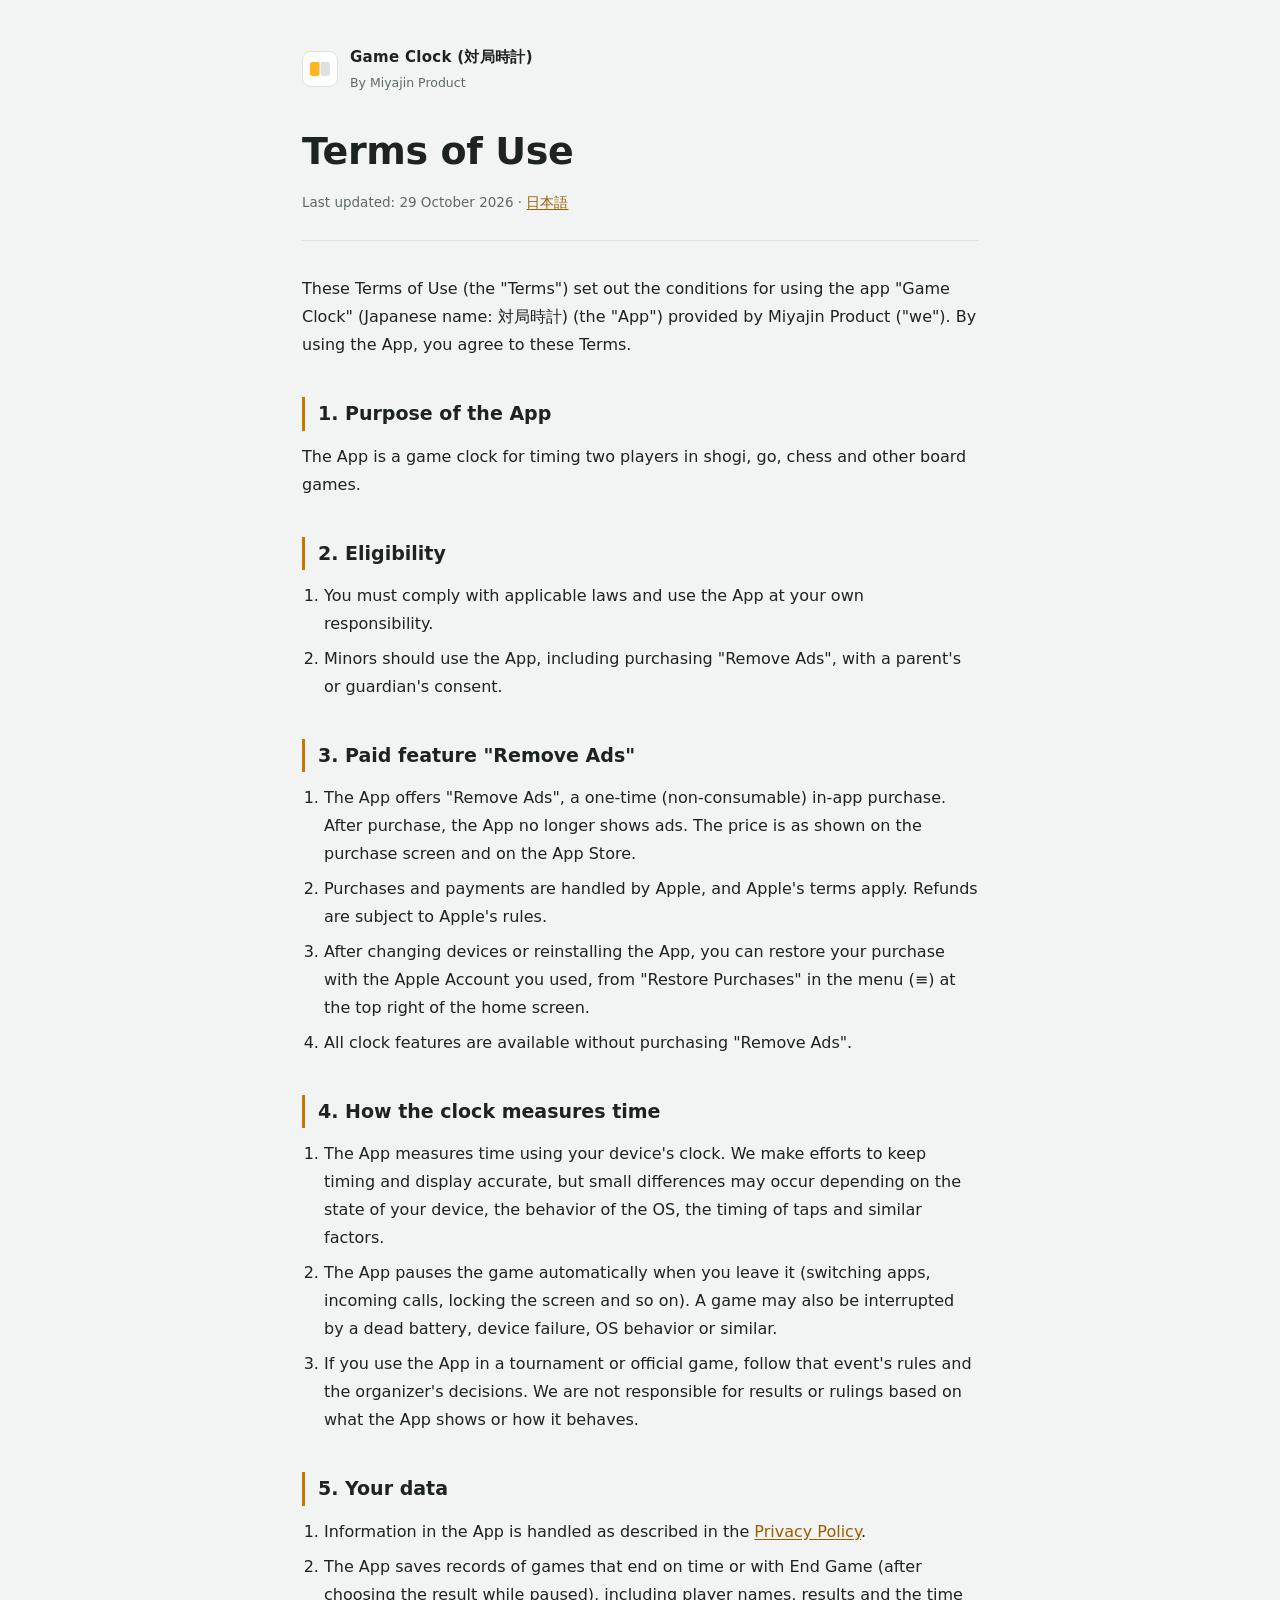
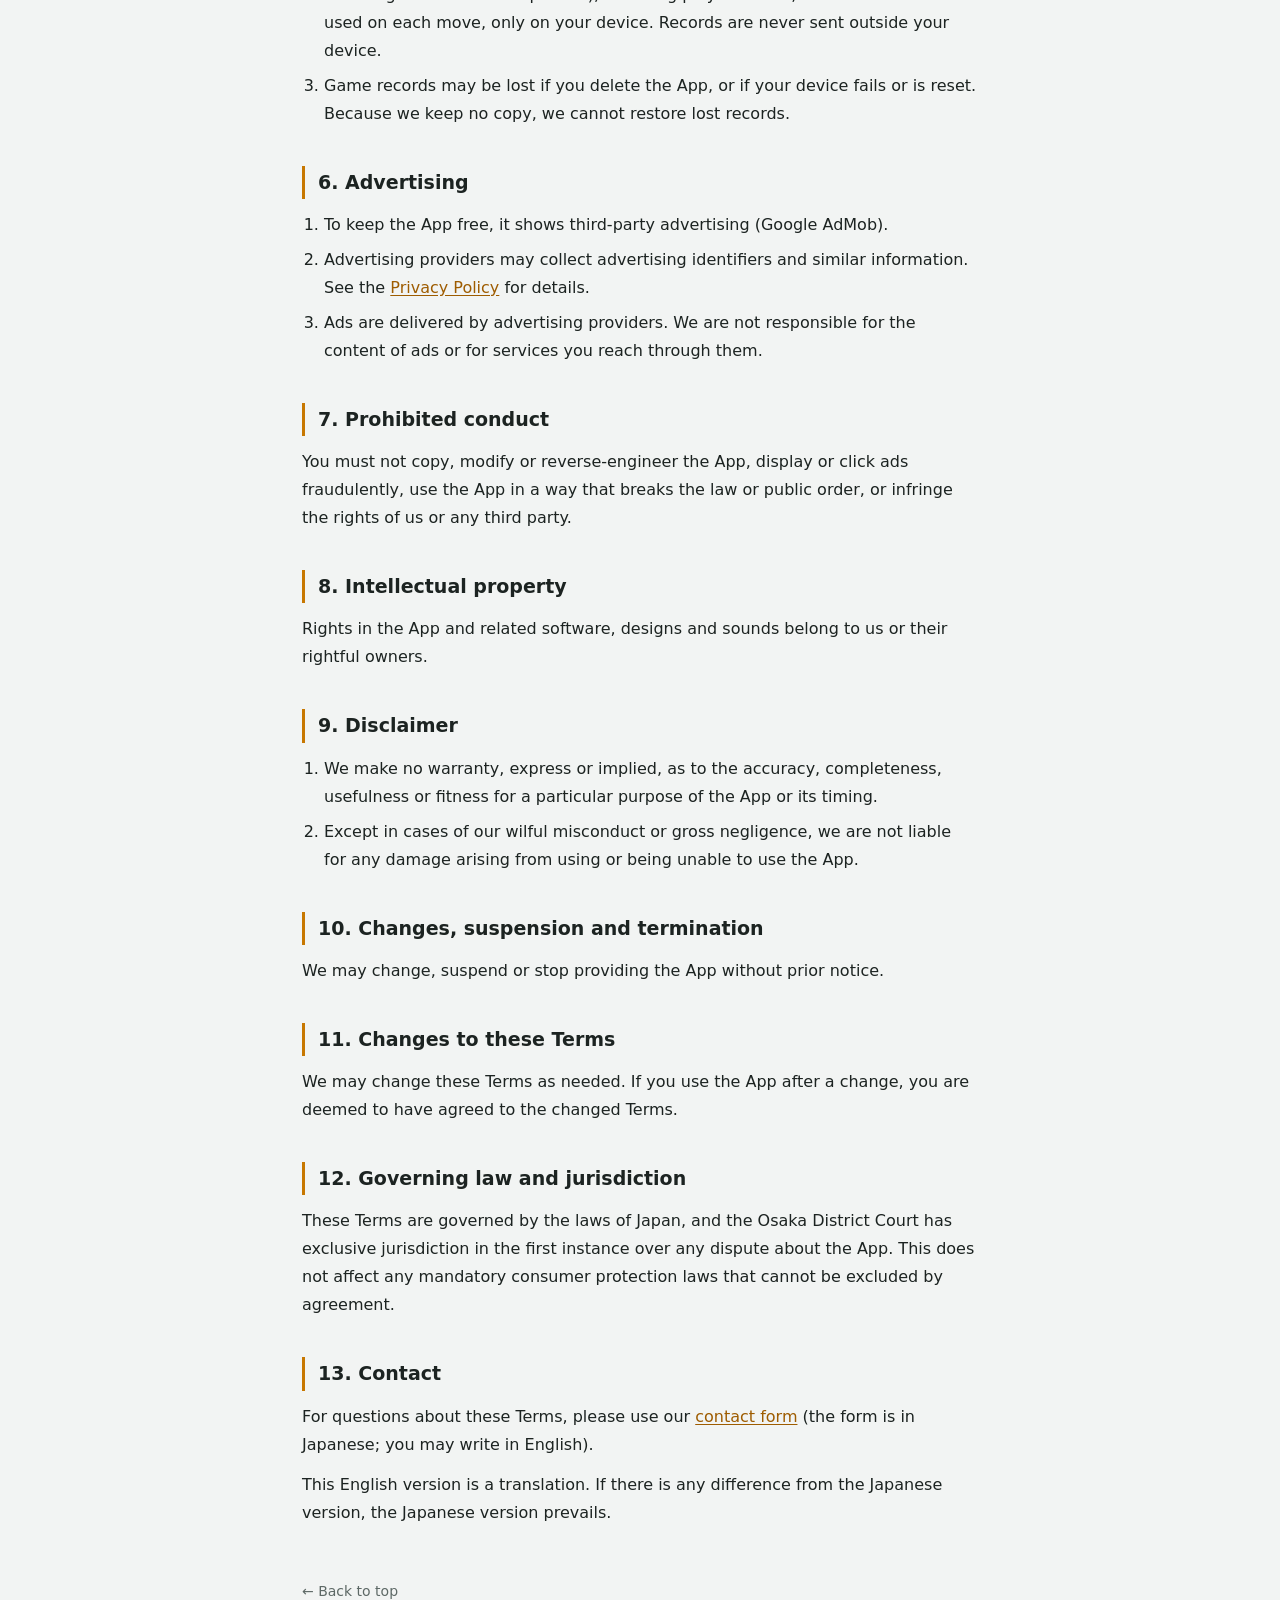
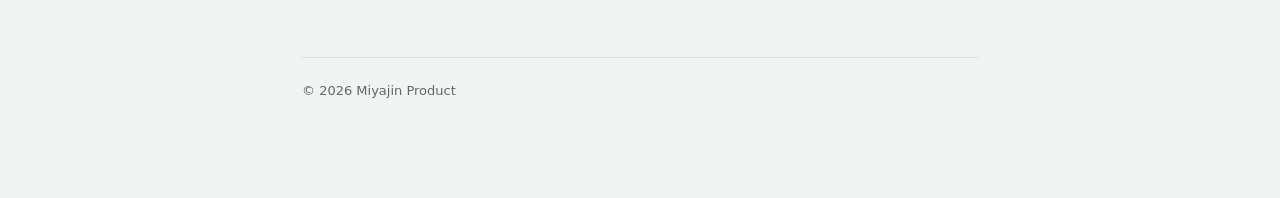
<file: en/terms.html>
<!DOCTYPE html>
<html lang="en">
<head>
<meta charset="utf-8">
<meta name="viewport" content="width=device-width, initial-scale=1">
<title>Terms of Use | Game Clock</title>
<link rel="stylesheet" href="../style.css">
</head>
<body>
<div class="wrap">
  <header class="site">
    <div class="brand">
      <div class="mark" aria-hidden="true"><svg viewBox="0 0 24 24"><rect class="a" x="2" y="5" width="9.5" height="14" rx="2.2"/><rect class="w" x="12.5" y="5" width="9.5" height="14" rx="2.2"/></svg></div>
      <div>
        <div class="brand-name">Game Clock (対局時計)</div>
        <p class="app">By Miyajin Product</p>
      </div>
    </div>
    <h1>Terms of Use</h1>
    <p class="updated">Last updated: 29 October 2026 · <a href="../terms.html">日本語</a></p>
  </header>

  <p>These Terms of Use (the "Terms") set out the conditions for using the app "Game Clock" (Japanese name: 対局時計) (the "App") provided by Miyajin Product ("we"). By using the App, you agree to these Terms.</p>

  <h2>1. Purpose of the App</h2>
  <p>The App is a game clock for timing two players in shogi, go, chess and other board games.</p>

  <h2>2. Eligibility</h2>
  <ol>
    <li>You must comply with applicable laws and use the App at your own responsibility.</li>
    <li>Minors should use the App, including purchasing "Remove Ads", with a parent's or guardian's consent.</li>
  </ol>

  <h2>3. Paid feature "Remove Ads"</h2>
  <ol>
    <li>The App offers "Remove Ads", a one-time (non-consumable) in-app purchase. After purchase, the App no longer shows ads. The price is as shown on the purchase screen and on the App Store.</li>
    <li>Purchases and payments are handled by Apple, and Apple's terms apply. Refunds are subject to Apple's rules.</li>
    <li>After changing devices or reinstalling the App, you can restore your purchase with the Apple Account you used, from "Restore Purchases" in the menu (≡) at the top right of the home screen.</li>
    <li>All clock features are available without purchasing "Remove Ads".</li>
  </ol>

  <h2>4. How the clock measures time</h2>
  <ol>
    <li>The App measures time using your device's clock. We make efforts to keep timing and display accurate, but small differences may occur depending on the state of your device, the behavior of the OS, the timing of taps and similar factors.</li>
    <li>The App pauses the game automatically when you leave it (switching apps, incoming calls, locking the screen and so on). A game may also be interrupted by a dead battery, device failure, OS behavior or similar.</li>
    <li>If you use the App in a tournament or official game, follow that event's rules and the organizer's decisions. We are not responsible for results or rulings based on what the App shows or how it behaves.</li>
  </ol>

  <h2>5. Your data</h2>
  <ol>
    <li>Information in the App is handled as described in the <a href="privacy.html">Privacy Policy</a>.</li>
    <li>The App saves records of games that end on time or with End Game (after choosing the result while paused), including player names, results and the time used on each move, only on your device. Records are never sent outside your device.</li>
    <li>Game records may be lost if you delete the App, or if your device fails or is reset. Because we keep no copy, we cannot restore lost records.</li>
  </ol>

  <h2>6. Advertising</h2>
  <ol>
    <li>To keep the App free, it shows third-party advertising (Google AdMob).</li>
    <li>Advertising providers may collect advertising identifiers and similar information. See the <a href="privacy.html">Privacy Policy</a> for details.</li>
    <li>Ads are delivered by advertising providers. We are not responsible for the content of ads or for services you reach through them.</li>
  </ol>

  <h2>7. Prohibited conduct</h2>
  <p>You must not copy, modify or reverse-engineer the App, display or click ads fraudulently, use the App in a way that breaks the law or public order, or infringe the rights of us or any third party.</p>

  <h2>8. Intellectual property</h2>
  <p>Rights in the App and related software, designs and sounds belong to us or their rightful owners.</p>

  <h2>9. Disclaimer</h2>
  <ol>
    <li>We make no warranty, express or implied, as to the accuracy, completeness, usefulness or fitness for a particular purpose of the App or its timing.</li>
    <li>Except in cases of our wilful misconduct or gross negligence, we are not liable for any damage arising from using or being unable to use the App.</li>
  </ol>

  <h2>10. Changes, suspension and termination</h2>
  <p>We may change, suspend or stop providing the App without prior notice.</p>

  <h2>11. Changes to these Terms</h2>
  <p>We may change these Terms as needed. If you use the App after a change, you are deemed to have agreed to the changed Terms.</p>

  <h2>12. Governing law and jurisdiction</h2>
  <p>These Terms are governed by the laws of Japan, and the Osaka District Court has exclusive jurisdiction in the first instance over any dispute about the App. This does not affect any mandatory consumer protection laws that cannot be excluded by agreement.</p>

  <h2>13. Contact</h2>
  <p>For questions about these Terms, please use our <a href="https://docs.google.com/forms/d/e/1FAIpQLSerlqKX8OvohAhMS4iuz7njMA0RL0A8FilcvmtY0oL1UKAetw/viewform" target="_blank" rel="noopener">contact form</a> (the form is in Japanese; you may write in English).</p>

  <p>This English version is a translation. If there is any difference from the Japanese version, the Japanese version prevails.</p>

  <a class="back" href="index.html">← Back to top</a>

  <footer class="site">© 2026 Miyajin Product</footer>
</div>
</body>
</html>
</file>
<file: style.css>
:root {
  /* アプリの琥珀（Design/tokens.md の AccentColor・activeBackground）に合わせた値 */
  --bg: #F2F4F3;
  --surface: #FFFFFF;
  --text: #1C2321;
  --muted: #5E6966;
  --border: #DCE2E0;
  --accent: #C77700;
  --accent-ink: #9E5C00;
  --accent-soft: #FFF3D6;
  --amber: #FFB61E;
  --radius: 16px;
  --maxw: 720px;
  --font: -apple-system, BlinkMacSystemFont, "Hiragino Sans", "Hiragino Kaku Gothic ProN", "Yu Gothic", "YuGothic", Meiryo, system-ui, sans-serif;
}
@media (prefers-color-scheme: dark) {
  :root {
    --bg:#111615; --surface:#1B2220; --text:#E8EEEC; --muted:#A3AEAA; --border:#2C3633;
    --accent:#FFB61E; --accent-ink:#FFC94D; --accent-soft:#2E2410; --amber:#F5A70A;
  }
}
* { box-sizing: border-box; }
body { margin: 0; background: var(--bg); color: var(--text); font-family: var(--font); line-height: 1.75; -webkit-font-smoothing: antialiased; }
.wrap { max-width: var(--maxw); margin: 0 auto; padding: 0 22px 96px; }

/* header */
header.site { padding: 44px 0 26px; border-bottom: 1px solid var(--border); margin-bottom: 34px; }
.brand { display: flex; align-items: center; gap: 12px; }
.mark { width: 36px; height: 36px; flex: none; border-radius: 9px; background: var(--surface); border: 1px solid var(--border); display: grid; place-items: center; }
.mark svg { width: 24px; height: 24px; }
.mark rect.a { fill: var(--amber); }
.mark rect.w { fill: var(--border); }
.mark path { fill: none; stroke: #1A1408; stroke-width: 2; stroke-linecap: round; }
.app { color: var(--muted); font-size: 12.5px; margin: 2px 0 0; }
.brand-name { font-weight: 700; font-size: 15px; letter-spacing: .02em; }
h1 { font-size: clamp(28px, 6vw, 38px); font-weight: 800; letter-spacing: -.01em; margin: 24px 0 6px; text-wrap: balance; }
.updated { color: var(--muted); font-size: 13.5px; margin: 0; }
.lead { color: var(--muted); font-size: 16px; }

/* text */
h2 { font-size: 19px; font-weight: 700; margin: 38px 0 10px; padding-left: 13px; border-left: 3px solid var(--accent); }
p, li { font-size: 16px; }
p { margin: 12px 0; }
.muted { color: var(--muted); }
ul, ol { padding-left: 22px; margin: 12px 0; }
li { margin: 7px 0; }
a { color: var(--accent-ink); text-decoration: underline; text-underline-offset: 2px; overflow-wrap: anywhere; }
a:focus-visible { outline: 2px solid var(--accent); outline-offset: 2px; border-radius: 3px; }
strong { font-weight: 700; }

.note { background: var(--accent-soft); border: 1px solid var(--border); border-radius: var(--radius); padding: 16px 18px; margin: 20px 0; font-size: 15px; }
.back { display: inline-block; margin-top: 40px; color: var(--muted); font-size: 14px; text-decoration: none; }
.back:hover { color: var(--text); }
footer.site { margin-top: 52px; padding-top: 22px; border-top: 1px solid var(--border); color: var(--muted); font-size: 13px; }

/* hub cards (index) */
.card-links { display: grid; gap: 14px; margin: 24px 0; }
.card-links a { display: block; background: var(--surface); border: 1px solid var(--border); border-radius: var(--radius); padding: 18px 20px; text-decoration: none; color: var(--text); }
.card-links a:hover { border-color: var(--accent); }
.card-links .t { font-weight: 700; font-size: 17px; }
.card-links .d { color: var(--muted); font-size: 14px; margin-top: 4px; }

/* features (index) */
.features { display: grid; grid-template-columns: repeat(2, 1fr); gap: 14px; margin: 8px 0; }
@media (max-width: 560px) { .features { grid-template-columns: 1fr; } }
.feat { background: var(--surface); border: 1px solid var(--border); border-radius: var(--radius); padding: 18px; }
.feat h3 { margin: 0 0 5px; font-size: 16px; }
.feat p { margin: 0; color: var(--muted); font-size: 14px; }

table { width: 100%; border-collapse: collapse; margin: 14px 0; font-size: 14.5px; }
th, td { text-align: left; padding: 9px 10px; border-bottom: 1px solid var(--border); vertical-align: top; }
th { color: var(--muted); font-weight: 600; font-size: 12.5px; white-space: nowrap; }
.scroll { overflow-x: auto; }
</file>
